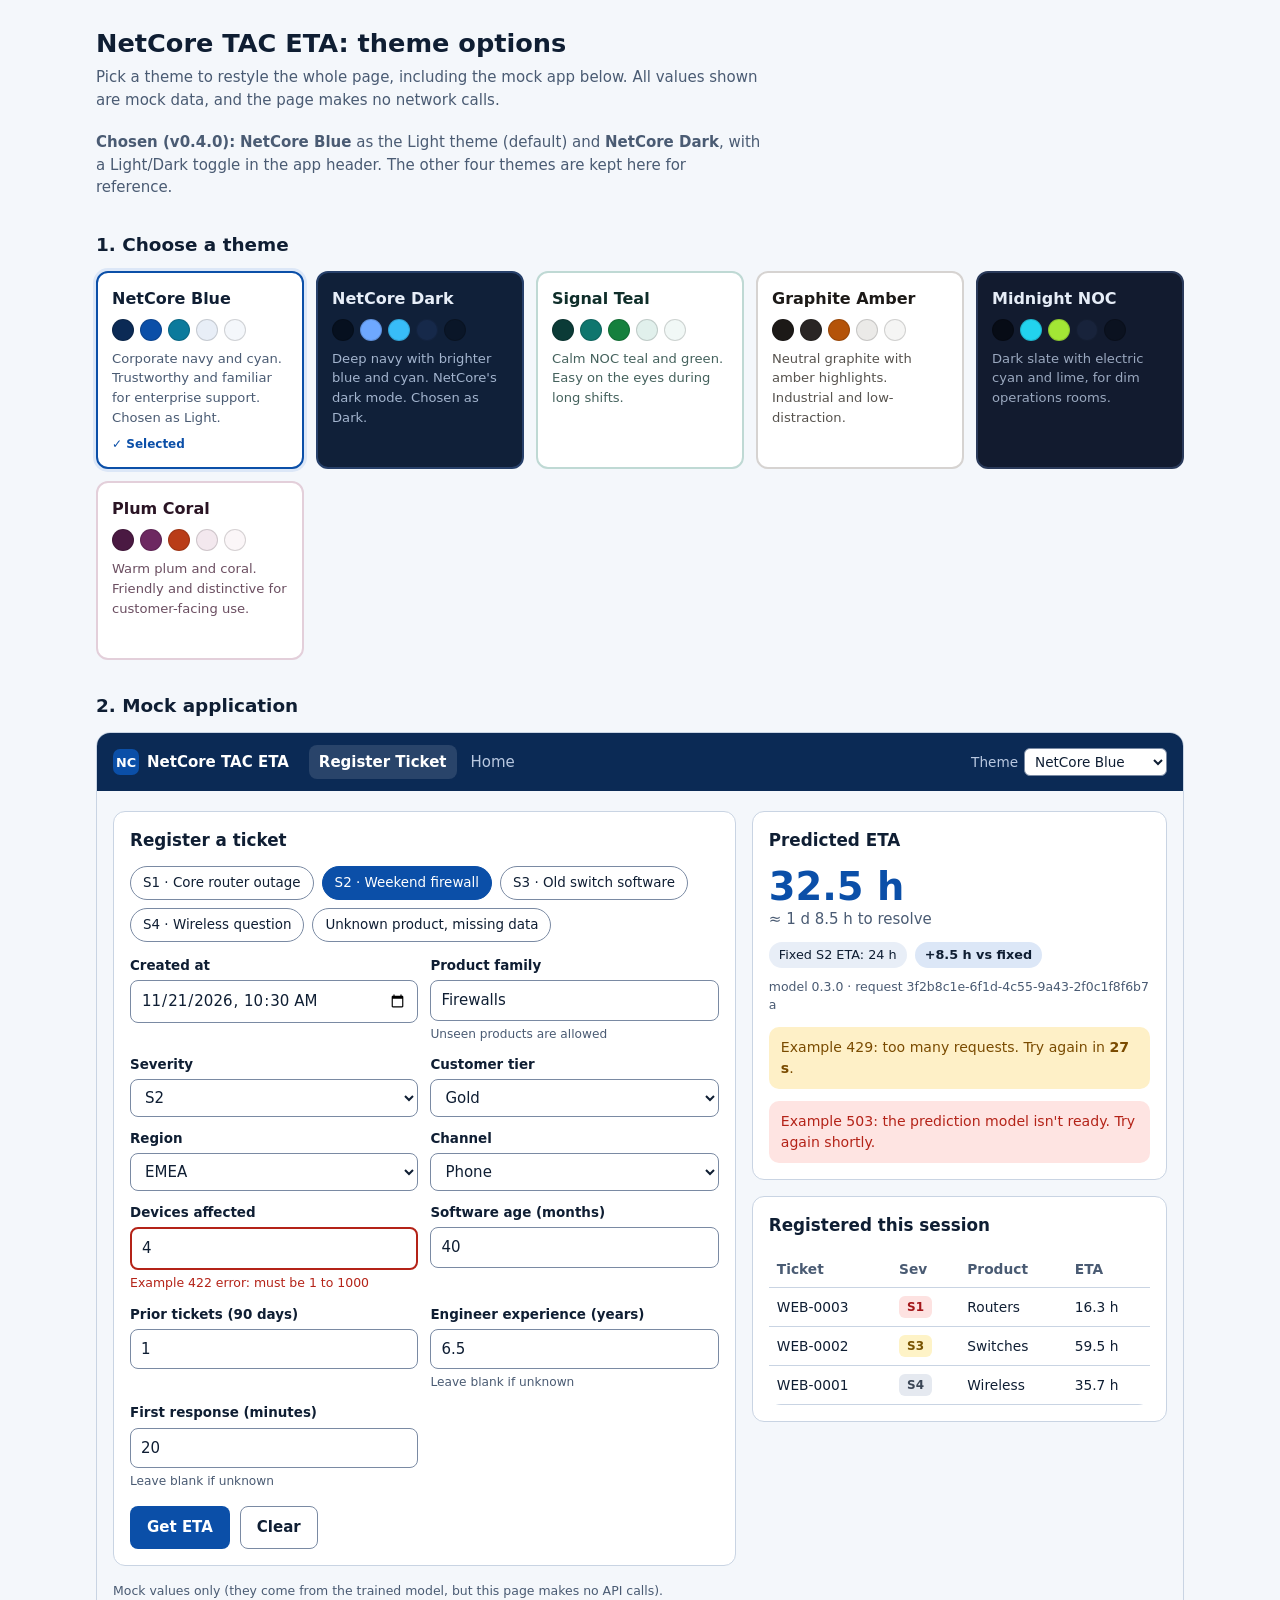
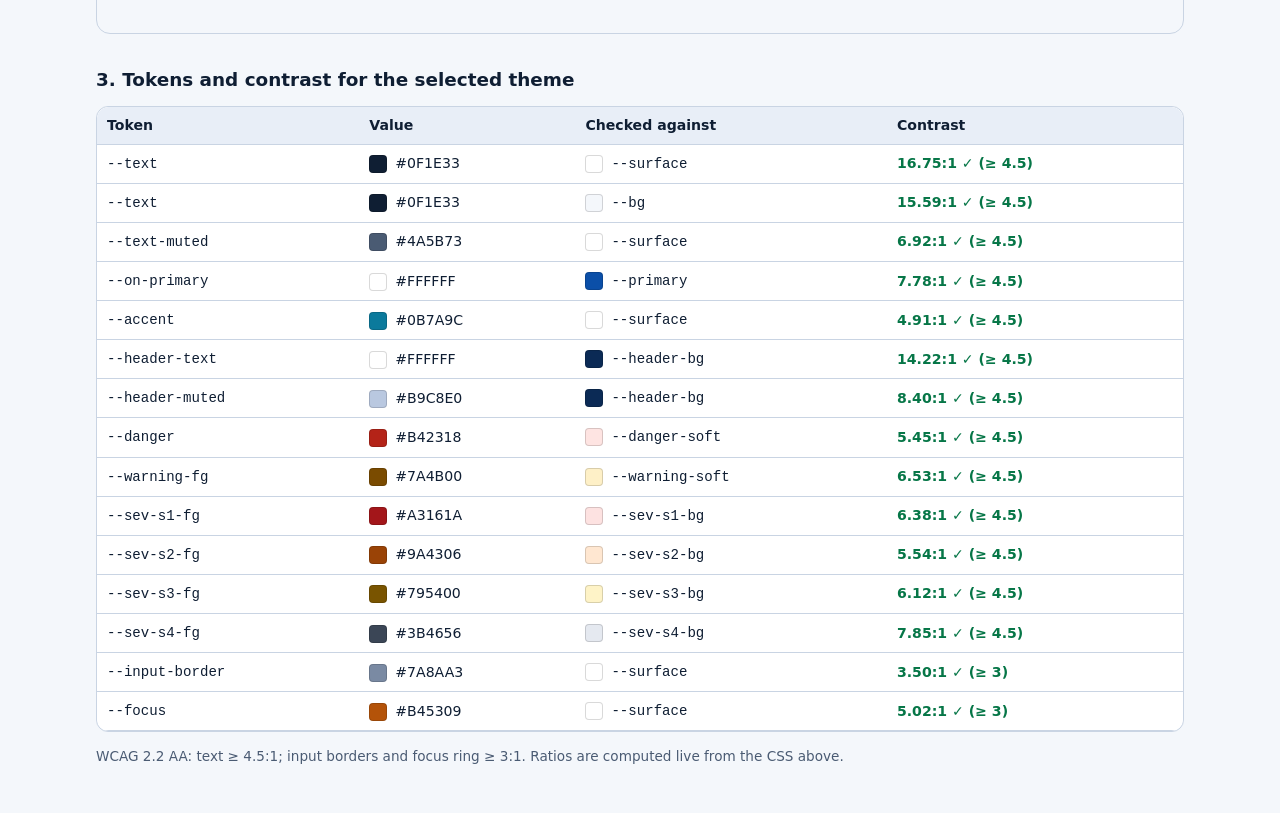
<file: docs/design/theme-options.html>
<!doctype html>
<html lang="en" data-theme="netcore-blue">
<head>
<meta charset="utf-8">
<meta name="viewport" content="width=device-width, initial-scale=1">
<title>NetCore TAC Themes</title>
<meta name="description" content="Five colour-theme options for the NetCore TAC ETA web UI, previewed on mock Home and Register Ticket screens.">
<style>
/* ---------- Theme tokens (copy these into web/site/css/tokens.css) ---------- */
[data-theme="netcore-blue"] {
  --bg: #F4F7FB; --surface: #FFFFFF; --surface-2: #E8EEF7; --border: #C9D4E3; --input-border: #7A8AA3;
  --text: #0F1E33; --text-muted: #4A5B73;
  --primary: #0B4FA8; --on-primary: #FFFFFF; --primary-soft: #DCE7F7;
  --accent: #0B7A9C; --focus: #B45309;
  --header-bg: #0B2A55; --header-text: #FFFFFF; --header-muted: #B9C8E0;
  --sev-s1-bg: #FDE2E1; --sev-s1-fg: #A3161A; --sev-s2-bg: #FFE7D1; --sev-s2-fg: #9A4306;
  --sev-s3-bg: #FEF3C7; --sev-s3-fg: #795400; --sev-s4-bg: #E5E9F0; --sev-s4-fg: #3B4656;
  --danger: #B42318; --danger-soft: #FEE4E2; --warning-soft: #FEF0C7; --warning-fg: #7A4B00;
  --success: #067647; --code-bg: #0F1E33; --code-text: #E6EDF7;
  color-scheme: light;
}
[data-theme="netcore-dark"] {
  --bg: #0A1628; --surface: #102039; --surface-2: #16294A; --border: #27406A; --input-border: #6582B0;
  --text: #E7EEF8; --text-muted: #A3B4CE;
  --primary: #6EA8FF; --on-primary: #0A1628; --primary-soft: #18345F;
  --accent: #38BDF8; --focus: #FBBF24;
  --header-bg: #06101F; --header-text: #E7EEF8; --header-muted: #A9C2EC;
  --sev-s1-bg: #4A1518; --sev-s1-fg: #FCA5A5; --sev-s2-bg: #4A2A0E; --sev-s2-fg: #FDBA74;
  --sev-s3-bg: #433A0D; --sev-s3-fg: #FDE68A; --sev-s4-bg: #253049; --sev-s4-fg: #CBD5E1;
  --danger: #FCA5A5; --danger-soft: #3B1418; --warning-soft: #3A300C; --warning-fg: #FDE68A;
  --success: #86EFAC; --code-bg: #06101F; --code-text: #E7EEF8;
  color-scheme: dark;
}
[data-theme="signal-teal"] {
  --bg: #F1F8F6; --surface: #FFFFFF; --surface-2: #E1F0EC; --border: #BFD9D4; --input-border: #6F8F8A;
  --text: #0F2E2A; --text-muted: #45625D;
  --primary: #0F766E; --on-primary: #FFFFFF; --primary-soft: #D5EEE9;
  --accent: #15803D; --focus: #7C3AED;
  --header-bg: #0B3B37; --header-text: #FFFFFF; --header-muted: #A9D3CC;
  --sev-s1-bg: #FDE2E1; --sev-s1-fg: #A3161A; --sev-s2-bg: #FFE7D1; --sev-s2-fg: #9A4306;
  --sev-s3-bg: #FEF3C7; --sev-s3-fg: #795400; --sev-s4-bg: #E5E9F0; --sev-s4-fg: #3B4656;
  --danger: #B42318; --danger-soft: #FEE4E2; --warning-soft: #FEF0C7; --warning-fg: #7A4B00;
  --success: #067647; --code-bg: #0F2E2A; --code-text: #E3F4F0;
  color-scheme: light;
}
[data-theme="graphite-amber"] {
  --bg: #F5F5F4; --surface: #FFFFFF; --surface-2: #EBEAE8; --border: #D6D3D1; --input-border: #8A8580;
  --text: #1C1917; --text-muted: #57534E;
  --primary: #292524; --on-primary: #FFFFFF; --primary-soft: #ECE9E6;
  --accent: #B45309; --focus: #D97706;
  --header-bg: #1C1917; --header-text: #FAFAF9; --header-muted: #D6A35C;
  --sev-s1-bg: #FDE2E1; --sev-s1-fg: #A3161A; --sev-s2-bg: #FFE7D1; --sev-s2-fg: #9A4306;
  --sev-s3-bg: #FEF3C7; --sev-s3-fg: #795400; --sev-s4-bg: #E7E5E4; --sev-s4-fg: #44403C;
  --danger: #B42318; --danger-soft: #FEE4E2; --warning-soft: #FEF0C7; --warning-fg: #7A4B00;
  --success: #067647; --code-bg: #1C1917; --code-text: #F5F5F4;
  color-scheme: light;
}
[data-theme="midnight-noc"] {
  --bg: #0B1220; --surface: #121B2F; --surface-2: #18233B; --border: #2A3A5A; --input-border: #5B6E92;
  --text: #E6EDF7; --text-muted: #9AA8BF;
  --primary: #22D3EE; --on-primary: #06262E; --primary-soft: #123048;
  --accent: #A3E635; --focus: #A3E635;
  --header-bg: #070C16; --header-text: #E6EDF7; --header-muted: #7FD9EA;
  --sev-s1-bg: #4A1518; --sev-s1-fg: #FCA5A5; --sev-s2-bg: #4A2A0E; --sev-s2-fg: #FDBA74;
  --sev-s3-bg: #433A0D; --sev-s3-fg: #FDE68A; --sev-s4-bg: #253049; --sev-s4-fg: #CBD5E1;
  --danger: #FCA5A5; --danger-soft: #3B1418; --warning-soft: #3A300C; --warning-fg: #FDE68A;
  --success: #86EFAC; --code-bg: #070C16; --code-text: #E6EDF7;
  color-scheme: dark;
}
[data-theme="plum-coral"] {
  --bg: #FBF6F8; --surface: #FFFFFF; --surface-2: #F3E8EE; --border: #E3CFDA; --input-border: #9A7A8D;
  --text: #2A1424; --text-muted: #6B4E61;
  --primary: #6D2861; --on-primary: #FFFFFF; --primary-soft: #F1DDEA;
  --accent: #B93C18; --focus: #E4572E;
  --header-bg: #4A1942; --header-text: #FFFFFF; --header-muted: #F4B7A3;
  --sev-s1-bg: #FDE2E1; --sev-s1-fg: #A3161A; --sev-s2-bg: #FFE7D1; --sev-s2-fg: #9A4306;
  --sev-s3-bg: #FEF3C7; --sev-s3-fg: #795400; --sev-s4-bg: #ECE6EA; --sev-s4-fg: #4B3B46;
  --danger: #B42318; --danger-soft: #FEE4E2; --warning-soft: #FEF0C7; --warning-fg: #7A4B00;
  --success: #067647; --code-bg: #2A1424; --code-text: #FBEFF5;
  color-scheme: light;
}

/* ---------- Preview page layout ---------- */
* { box-sizing: border-box; }
html { -webkit-text-size-adjust: 100%; }
body {
  margin: 0; background: var(--bg); color: var(--text);
  font: 15px/1.5 system-ui, -apple-system, "Segoe UI", Roboto, "Helvetica Neue", Arial, sans-serif;
  transition: background .2s, color .2s;
}
:focus-visible { outline: 3px solid var(--focus); outline-offset: 2px; }
.page { max-width: 1120px; margin: 0 auto; padding: 24px 16px 48px; }
h1 { font-size: 1.6rem; margin: 0 0 4px; }
h2 { font-size: 1.15rem; margin: 32px 0 12px; }
.lede { color: var(--text-muted); margin: 0 0 20px; max-width: 70ch; }
.note { font-size: .85rem; color: var(--text-muted); }

/* Theme picker cards: each card carries its own data-theme so it shows its own colours */
.picker { display: grid; grid-template-columns: repeat(auto-fit, minmax(190px, 1fr)); gap: 12px; }
.theme-card {
  text-align: left; cursor: pointer; padding: 14px; border-radius: 12px;
  background: var(--surface); color: var(--text); border: 2px solid var(--border);
  font: inherit; display: flex; flex-direction: column; gap: 8px;
}
.theme-card[aria-pressed="true"] { border-color: var(--primary); box-shadow: 0 0 0 3px var(--primary-soft); }
.theme-card strong { font-size: 1rem; }
.theme-card span.tag { font-size: .82rem; color: var(--text-muted); }
.dots { display: flex; gap: 6px; }
.dot { width: 22px; height: 22px; border-radius: 50%; border: 1px solid rgba(0,0,0,.15); }
.picked { font-size: .75rem; font-weight: 600; color: var(--primary); visibility: hidden; }
.theme-card[aria-pressed="true"] .picked { visibility: visible; }

/* Token table */
.tokens { width: 100%; border-collapse: collapse; background: var(--surface); border-radius: 12px; overflow: hidden; }
.tokens th, .tokens td { padding: 8px 10px; border-bottom: 1px solid var(--border); text-align: left; font-size: .88rem; }
.tokens th { background: var(--surface-2); }
.swatch { display: inline-block; width: 18px; height: 18px; border-radius: 4px; vertical-align: middle; margin-right: 8px; border: 1px solid rgba(0,0,0,.15); }
.pass { color: var(--success); font-weight: 600; }
.fail { color: var(--danger); font-weight: 600; }
.table-wrap { overflow-x: auto; border: 1px solid var(--border); border-radius: 12px; }

/* ---------- Mock application ---------- */
.app { border: 1px solid var(--border); border-radius: 14px; overflow: hidden; background: var(--bg); }
.app-header {
  background: var(--header-bg); color: var(--header-text);
  display: flex; flex-wrap: wrap; align-items: center; gap: 12px 20px; padding: 12px 16px;
}
.brand { font-weight: 700; display: flex; align-items: center; gap: 8px; }
.brand-mark { width: 26px; height: 26px; border-radius: 7px; background: var(--primary); color: var(--on-primary);
  display: grid; place-items: center; font-size: .8rem; }
.nav { display: flex; gap: 4px; flex: 1; }
.nav button {
  background: transparent; border: 0; color: var(--header-muted); font: inherit; padding: 6px 10px; border-radius: 8px; cursor: pointer;
}
.nav button[aria-current="page"] { color: var(--header-text); background: rgba(255,255,255,.12); font-weight: 600; }
.theme-select { display: flex; align-items: center; gap: 6px; font-size: .85rem; color: var(--header-muted); }
.theme-select select { font: inherit; padding: 4px 6px; border-radius: 6px; border: 1px solid var(--input-border); background: var(--surface); color: var(--text); }
.app-body { padding: 20px 16px; }
.view[hidden] { display: none; }

/* Home (rendered README mock) */
.readme { background: var(--surface); border: 1px solid var(--border); border-radius: 12px; padding: 20px; max-width: 80ch; }
.readme h3 { margin-top: 0; font-size: 1.3rem; }
.readme h4 { margin: 18px 0 6px; }
.readme a { color: var(--primary); }
.readme table { border-collapse: collapse; width: 100%; font-size: .88rem; }
.readme th, .readme td { border: 1px solid var(--border); padding: 6px 8px; text-align: left; }
.readme th { background: var(--surface-2); }
.readme pre { background: var(--code-bg); color: var(--code-text); padding: 12px; border-radius: 8px; overflow-x: auto; font-size: .85rem; }
.readme code { font-family: ui-monospace, "Cascadia Code", Consolas, monospace; }

/* Register */
.grid-2 { display: grid; grid-template-columns: minmax(0, 3fr) minmax(0, 2fr); gap: 16px; align-items: start; }
@media (max-width: 820px) { .grid-2 { grid-template-columns: 1fr; } }
.card { background: var(--surface); border: 1px solid var(--border); border-radius: 12px; padding: 16px; }
.card h3 { margin: 0 0 12px; font-size: 1.05rem; }
.chips { display: flex; flex-wrap: wrap; gap: 8px; margin-bottom: 14px; }
.chip {
  font: inherit; font-size: .84rem; padding: 6px 12px; border-radius: 999px; cursor: pointer;
  border: 1px solid var(--input-border); background: var(--surface); color: var(--text);
}
.chip:hover { background: var(--primary-soft); }
.chip[aria-pressed="true"] { background: var(--primary); color: var(--on-primary); border-color: var(--primary); }
.form { display: grid; grid-template-columns: repeat(2, minmax(0, 1fr)); gap: 12px; }
@media (max-width: 520px) { .form { grid-template-columns: 1fr; } }
.field { display: flex; flex-direction: column; gap: 4px; }
.field label { font-size: .84rem; font-weight: 600; }
.field input, .field select {
  font: inherit; padding: 8px 10px; border-radius: 8px; border: 1px solid var(--input-border);
  background: var(--surface); color: var(--text); min-width: 0;
}
.field .hint { font-size: .76rem; color: var(--text-muted); }
.field.invalid input { border-color: var(--danger); border-width: 2px; }
.field .error { font-size: .78rem; color: var(--danger); }
.actions { grid-column: 1 / -1; display: flex; gap: 10px; flex-wrap: wrap; margin-top: 4px; }
.btn { font: inherit; font-weight: 600; padding: 9px 16px; border-radius: 8px; cursor: pointer; border: 1px solid transparent; }
.btn-primary { background: var(--primary); color: var(--on-primary); }
.btn-ghost { background: transparent; color: var(--text); border-color: var(--input-border); }

.eta-hours { font-size: 2.4rem; font-weight: 700; line-height: 1.1; color: var(--primary); }
.eta-sub { color: var(--text-muted); margin-bottom: 12px; }
.compare { display: flex; gap: 8px; flex-wrap: wrap; margin: 10px 0; }
.pill { font-size: .8rem; padding: 3px 10px; border-radius: 999px; background: var(--surface-2); color: var(--text); }
.pill.accent { background: var(--primary-soft); color: var(--text); font-weight: 600; }
.meta { font-size: .78rem; color: var(--text-muted); word-break: break-all; }
.banner { border-radius: 10px; padding: 10px 12px; font-size: .88rem; margin-top: 12px; }
.banner.warn { background: var(--warning-soft); color: var(--warning-fg); }
.banner.err { background: var(--danger-soft); color: var(--danger); }

.badge { display: inline-block; font-size: .75rem; font-weight: 700; padding: 2px 8px; border-radius: 6px; }
.sev-S1 { background: var(--sev-s1-bg); color: var(--sev-s1-fg); }
.sev-S2 { background: var(--sev-s2-bg); color: var(--sev-s2-fg); }
.sev-S3 { background: var(--sev-s3-bg); color: var(--sev-s3-fg); }
.sev-S4 { background: var(--sev-s4-bg); color: var(--sev-s4-fg); }
.history { width: 100%; border-collapse: collapse; font-size: .86rem; }
.history th, .history td { padding: 8px; border-bottom: 1px solid var(--border); text-align: left; white-space: nowrap; }
.history th { color: var(--text-muted); font-weight: 600; }
.footer { margin-top: 16px; font-size: .78rem; color: var(--text-muted); }
</style>
</head>
<body>
<main class="page">
  <h1>NetCore TAC ETA: theme options</h1>
  <p class="lede">Pick a theme to restyle the whole page, including the mock app below. All values shown are mock data, and the page makes no network calls.</p>
  <p class="lede"><strong>Chosen (v0.4.0):</strong> <strong>NetCore Blue</strong> as the Light theme (default) and <strong>NetCore Dark</strong>, with a Light/Dark toggle in the app header. The other four themes are kept here for reference.</p>

  <section aria-labelledby="pick-h">
    <h2 id="pick-h">1. Choose a theme</h2>
    <div class="picker" id="picker" role="group" aria-label="Theme options"></div>
  </section>

  <section aria-labelledby="app-h">
    <h2 id="app-h">2. Mock application</h2>
    <div class="app">
      <header class="app-header">
        <div class="brand"><span class="brand-mark" aria-hidden="true">NC</span> NetCore TAC ETA</div>
        <nav class="nav" aria-label="Main">
          <button type="button" data-view="register" aria-current="page">Register Ticket</button>
          <button type="button" data-view="home">Home</button>
        </nav>
        <label class="theme-select">Theme
          <select id="header-theme" aria-label="Theme"></select>
        </label>
      </header>

      <div class="app-body">
        <!-- Register Ticket -->
        <section class="view" id="view-register" aria-label="Register Ticket">
          <div class="grid-2">
            <div class="card">
              <h3>Register a ticket</h3>
              <div class="chips" id="chips" role="group" aria-label="Sample tickets"></div>
              <form class="form" id="form" novalidate>
                <div class="field"><label for="f-created">Created at</label><input id="f-created" type="datetime-local" value="2026-11-21T10:30"></div>
                <div class="field"><label for="f-product">Product family</label><input id="f-product" list="products" value="Firewalls" maxlength="50">
                  <datalist id="products"><option>Firewalls</option><option>Routers</option><option>SD-WAN</option><option>Switches</option><option>Wireless</option></datalist>
                  <span class="hint">Unseen products are allowed</span></div>
                <div class="field"><label for="f-severity">Severity</label><select id="f-severity"><option>S1</option><option selected>S2</option><option>S3</option><option>S4</option></select></div>
                <div class="field"><label for="f-tier">Customer tier</label><select id="f-tier"><option>Platinum</option><option selected>Gold</option><option>Silver</option></select></div>
                <div class="field"><label for="f-region">Region</label><select id="f-region"><option>AMER</option><option selected>EMEA</option><option>APJC</option></select></div>
                <div class="field"><label for="f-channel">Channel</label><select id="f-channel"><option>Email</option><option selected>Phone</option><option>Portal</option></select></div>
                <div class="field invalid" id="devices-field"><label for="f-devices">Devices affected</label><input id="f-devices" type="number" min="1" max="1000" value="4" aria-describedby="devices-err">
                  <span class="error" id="devices-err">Example 422 error: must be 1 to 1000</span></div>
                <div class="field"><label for="f-sw">Software age (months)</label><input id="f-sw" type="number" min="0" max="240" value="40"></div>
                <div class="field"><label for="f-prior">Prior tickets (90 days)</label><input id="f-prior" type="number" min="0" max="100" value="1"></div>
                <div class="field"><label for="f-exp">Engineer experience (years)</label><input id="f-exp" type="number" min="0" max="50" step="0.1" value="6.5"><span class="hint">Leave blank if unknown</span></div>
                <div class="field"><label for="f-frt">First response (minutes)</label><input id="f-frt" type="number" min="0" max="10080" step="0.1" value="20"><span class="hint">Leave blank if unknown</span></div>
                <div class="actions">
                  <button class="btn btn-primary" type="submit">Get ETA</button>
                  <button class="btn btn-ghost" type="reset">Clear</button>
                </div>
              </form>
            </div>

            <div>
              <div class="card" aria-live="polite">
                <h3>Predicted ETA</h3>
                <div class="eta-hours" id="eta-hours">32.5 h</div>
                <div class="eta-sub" id="eta-human">≈ 1 d 8.5 h to resolve</div>
                <div class="compare">
                  <span class="pill">Fixed <span id="eta-sev">S2</span> ETA: <span id="eta-fixed">24 h</span></span>
                  <span class="pill accent" id="eta-delta">+8.5 h vs fixed</span>
                </div>
                <div class="meta">model 0.3.0 · request 3f2b8c1e-6f1d-4c55-9a43-2f0c1f8f6b7a</div>
                <div class="banner warn">Example 429: too many requests. Try again in <strong>27 s</strong>.</div>
                <div class="banner err">Example 503: the prediction model isn't ready. Try again shortly.</div>
              </div>

              <div class="card" style="margin-top:16px">
                <h3>Registered this session</h3>
                <div class="table-wrap" style="border:0">
                  <table class="history">
                    <thead><tr><th>Ticket</th><th>Sev</th><th>Product</th><th>ETA</th></tr></thead>
                    <tbody>
                      <tr><td>WEB-0003</td><td><span class="badge sev-S1">S1</span></td><td>Routers</td><td>16.3 h</td></tr>
                      <tr><td>WEB-0002</td><td><span class="badge sev-S3">S3</span></td><td>Switches</td><td>59.5 h</td></tr>
                      <tr><td>WEB-0001</td><td><span class="badge sev-S4">S4</span></td><td>Wireless</td><td>35.7 h</td></tr>
                    </tbody>
                  </table>
                </div>
              </div>
            </div>
          </div>
        </section>

        <!-- Home -->
        <section class="view" id="view-home" aria-label="Home" hidden>
          <article class="readme">
            <h3>Day 2: TAC Desk Resolution-Time Prediction</h3>
            <p>ML training demonstration for <strong>NetCore TAC Desk</strong> (fictional networking vendor): predict ticket resolution hours at triage time.</p>
            <h4>Endpoints</h4>
            <table>
              <thead><tr><th>Method</th><th>Path</th><th>Purpose</th></tr></thead>
              <tbody>
                <tr><td>POST</td><td><code>/api/v1/predictions</code></td><td>Predict resolution hours for one ticket</td></tr>
                <tr><td>GET</td><td><code>/docs</code></td><td>Swagger UI</td></tr>
              </tbody>
            </table>
            <h4>Run tests</h4>
            <pre><code>uv run pytest</code></pre>
            <p>See <a href="#">SECURITY.md</a> for the deployment notes.</p>
          </article>
        </section>
        <p class="footer">Mock values only (they come from the trained model, but this page makes no API calls).</p>
      </div>
    </div>
  </section>

  <section aria-labelledby="tok-h">
    <h2 id="tok-h">3. Tokens and contrast for the selected theme</h2>
    <div class="table-wrap">
      <table class="tokens">
        <thead><tr><th>Token</th><th>Value</th><th>Checked against</th><th>Contrast</th></tr></thead>
        <tbody id="token-rows"></tbody>
      </table>
    </div>
    <p class="note">WCAG 2.2 AA: text ≥ 4.5:1; input borders and focus ring ≥ 3:1. Ratios are computed live from the CSS above.</p>
  </section>
</main>

<script>
(function () {
  "use strict";
  var THEMES = [
    { id: "netcore-blue", name: "NetCore Blue", tag: "Corporate navy and cyan. Trustworthy and familiar for enterprise support. Chosen as Light." },
    { id: "netcore-dark", name: "NetCore Dark", tag: "Deep navy with brighter blue and cyan. NetCore's dark mode. Chosen as Dark." },
    { id: "signal-teal", name: "Signal Teal", tag: "Calm NOC teal and green. Easy on the eyes during long shifts." },
    { id: "graphite-amber", name: "Graphite Amber", tag: "Neutral graphite with amber highlights. Industrial and low-distraction." },
    { id: "midnight-noc", name: "Midnight NOC", tag: "Dark slate with electric cyan and lime, for dim operations rooms." },
    { id: "plum-coral", name: "Plum Coral", tag: "Warm plum and coral. Friendly and distinctive for customer-facing use." }
  ];
  var DOT_TOKENS = ["--header-bg", "--primary", "--accent", "--surface-2", "--bg"];
  var CHECKS = [
    ["--text", "--surface"], ["--text", "--bg"], ["--text-muted", "--surface"],
    ["--on-primary", "--primary"], ["--accent", "--surface"], ["--header-text", "--header-bg"], ["--header-muted", "--header-bg"],
    ["--danger", "--danger-soft"], ["--warning-fg", "--warning-soft"],
    ["--sev-s1-fg", "--sev-s1-bg"], ["--sev-s2-fg", "--sev-s2-bg"], ["--sev-s3-fg", "--sev-s3-bg"], ["--sev-s4-fg", "--sev-s4-bg"],
    ["--input-border", "--surface", 3], ["--focus", "--surface", 3]
  ];
  // Illustrative ETAs from the trained model (v0.3.0) for each sample chip
  var CHIPS = [
    { label: "S1 · Core router outage", eta: 16.3, v: { created: "2026-11-24T02:10", product: "Routers", severity: "S1", tier: "Platinum", region: "AMER", channel: "Phone", devices: 25, sw: 18, prior: 3, exp: "9.5", frt: "5" } },
    { label: "S2 · Weekend firewall", eta: 32.5, v: { created: "2026-11-21T10:30", product: "Firewalls", severity: "S2", tier: "Gold", region: "EMEA", channel: "Phone", devices: 4, sw: 40, prior: 1, exp: "6.5", frt: "20" } },
    { label: "S3 · Old switch software", eta: 59.5, v: { created: "2026-11-25T14:00", product: "Switches", severity: "S3", tier: "Silver", region: "APJC", channel: "Portal", devices: 12, sw: 60, prior: 5, exp: "3", frt: "95" } },
    { label: "S4 · Wireless question", eta: 35.7, v: { created: "2026-11-26T09:15", product: "Wireless", severity: "S4", tier: "Silver", region: "EMEA", channel: "Email", devices: 1, sw: 6, prior: 0, exp: "12", frt: "240" } },
    { label: "Unknown product, missing data", eta: 37.8, v: { created: "2026-11-27T16:45", product: "Optical Transport", severity: "S2", tier: "Gold", region: "AMER", channel: "Portal", devices: 8, sw: 30, prior: 2, exp: "", frt: "" } }
  ];
  var FIXED = { S1: 4, S2: 24, S3: 48, S4: 72 };
  var root = document.documentElement;

  function el(tag, attrs, text) {
    var node = document.createElement(tag);
    Object.keys(attrs || {}).forEach(function (k) { node.setAttribute(k, attrs[k]); });
    if (text) node.textContent = text;
    return node;
  }

  // ---- contrast (WCAG relative luminance) ----
  function luminance(hex) {
    var c = [1, 3, 5].map(function (i) {
      var v = parseInt(hex.slice(i, i + 2), 16) / 255;
      return v <= 0.03928 ? v / 12.92 : Math.pow((v + 0.055) / 1.055, 2.4);
    });
    return 0.2126 * c[0] + 0.7152 * c[1] + 0.0722 * c[2];
  }
  function ratio(a, b) {
    var x = luminance(a), y = luminance(b);
    return (Math.max(x, y) + 0.05) / (Math.min(x, y) + 0.05);
  }
  function tokenValue(name, scope) { return getComputedStyle(scope || root).getPropertyValue(name).trim(); }

  // ---- theme picker ----
  var picker = document.getElementById("picker");
  var select = document.getElementById("header-theme");
  THEMES.forEach(function (t) {
    var card = el("button", { type: "button", "class": "theme-card", "data-theme": t.id, "data-pick": t.id, "aria-pressed": "false" });
    card.appendChild(el("strong", {}, t.name));
    var dots = el("span", { "class": "dots", "aria-hidden": "true" });
    DOT_TOKENS.forEach(function (tok) { var d = el("span", { "class": "dot" }); d.style.background = "var(" + tok + ")"; dots.appendChild(d); });
    card.appendChild(dots);
    card.appendChild(el("span", { "class": "tag" }, t.tag));
    card.appendChild(el("span", { "class": "picked" }, "✓ Selected"));
    card.addEventListener("click", function () { applyTheme(t.id); });
    picker.appendChild(card);
    select.appendChild(el("option", { value: t.id }, t.name));
  });
  select.addEventListener("change", function () { applyTheme(select.value); });

  function applyTheme(id) {
    root.setAttribute("data-theme", id);
    select.value = id;
    Array.prototype.forEach.call(picker.children, function (c) {
      c.setAttribute("aria-pressed", String(c.getAttribute("data-pick") === id));
    });
    try { history.replaceState(null, "", "#theme=" + id); } catch (e) { /* file:// in some browsers */ }
    renderTokens();
  }

  function renderTokens() {
    var body = document.getElementById("token-rows");
    body.textContent = "";
    CHECKS.forEach(function (chk) {
      var fg = tokenValue(chk[0]), bg = tokenValue(chk[1]), min = chk[2] || 4.5;
      var r = ratio(fg, bg);
      var tr = el("tr");
      var tdName = el("td"); tdName.appendChild(el("code", {}, chk[0])); tr.appendChild(tdName);
      var tdVal = el("td"); var sw = el("span", { "class": "swatch" }); sw.style.background = fg; tdVal.appendChild(sw); tdVal.appendChild(document.createTextNode(fg)); tr.appendChild(tdVal);
      var tdBg = el("td"); var sw2 = el("span", { "class": "swatch" }); sw2.style.background = bg; tdBg.appendChild(sw2); tdBg.appendChild(el("code", {}, chk[1])); tr.appendChild(tdBg);
      tr.appendChild(el("td", { "class": r >= min ? "pass" : "fail" }, r.toFixed(2) + ":1 " + (r >= min ? "✓" : "✗") + " (≥ " + min + ")"));
      body.appendChild(tr);
    });
  }

  // ---- mock navigation ----
  Array.prototype.forEach.call(document.querySelectorAll(".nav button"), function (btn) {
    btn.addEventListener("click", function () {
      var view = btn.getAttribute("data-view");
      document.querySelectorAll(".nav button").forEach(function (b) { b.removeAttribute("aria-current"); });
      btn.setAttribute("aria-current", "page");
      document.getElementById("view-register").hidden = view !== "register";
      document.getElementById("view-home").hidden = view !== "home";
    });
  });

  // ---- mock chips + result ----
  var chipBox = document.getElementById("chips");
  var ids = { created: "f-created", product: "f-product", severity: "f-severity", tier: "f-tier", region: "f-region",
              channel: "f-channel", devices: "f-devices", sw: "f-sw", prior: "f-prior", exp: "f-exp", frt: "f-frt" };
  function human(h) { var d = Math.floor(h / 24), r = Math.round((h - d * 24) * 10) / 10; return d ? d + " d " + r + " h" : r + " h"; }
  function showResult(sev, eta) {
    var fixed = FIXED[sev], delta = Math.round((eta - fixed) * 10) / 10;
    document.getElementById("eta-hours").textContent = eta.toFixed(1) + " h";
    document.getElementById("eta-human").textContent = "≈ " + human(eta) + " to resolve";
    document.getElementById("eta-sev").textContent = sev;
    document.getElementById("eta-fixed").textContent = fixed + " h";
    document.getElementById("eta-delta").textContent = (delta >= 0 ? "+" : "") + delta.toFixed(1) + " h vs fixed";
  }
  CHIPS.forEach(function (chip, i) {
    var b = el("button", { type: "button", "class": "chip", "aria-pressed": i === 1 ? "true" : "false" }, chip.label);
    b.addEventListener("click", function () {
      Object.keys(ids).forEach(function (k) { document.getElementById(ids[k]).value = chip.v[k]; });
      chipBox.querySelectorAll(".chip").forEach(function (c) { c.setAttribute("aria-pressed", "false"); });
      b.setAttribute("aria-pressed", "true");
      showResult(chip.v.severity, chip.eta);
    });
    chipBox.appendChild(b);
  });
  document.getElementById("form").addEventListener("submit", function (e) { e.preventDefault(); });

  // ---- initial theme from #theme=… ----
  var fromHash = (location.hash.match(/theme=([a-z-]+)/) || [])[1];
  applyTheme(THEMES.some(function (t) { return t.id === fromHash; }) ? fromHash : "netcore-blue");
})();
</script>
</body>
</html>
</file>
